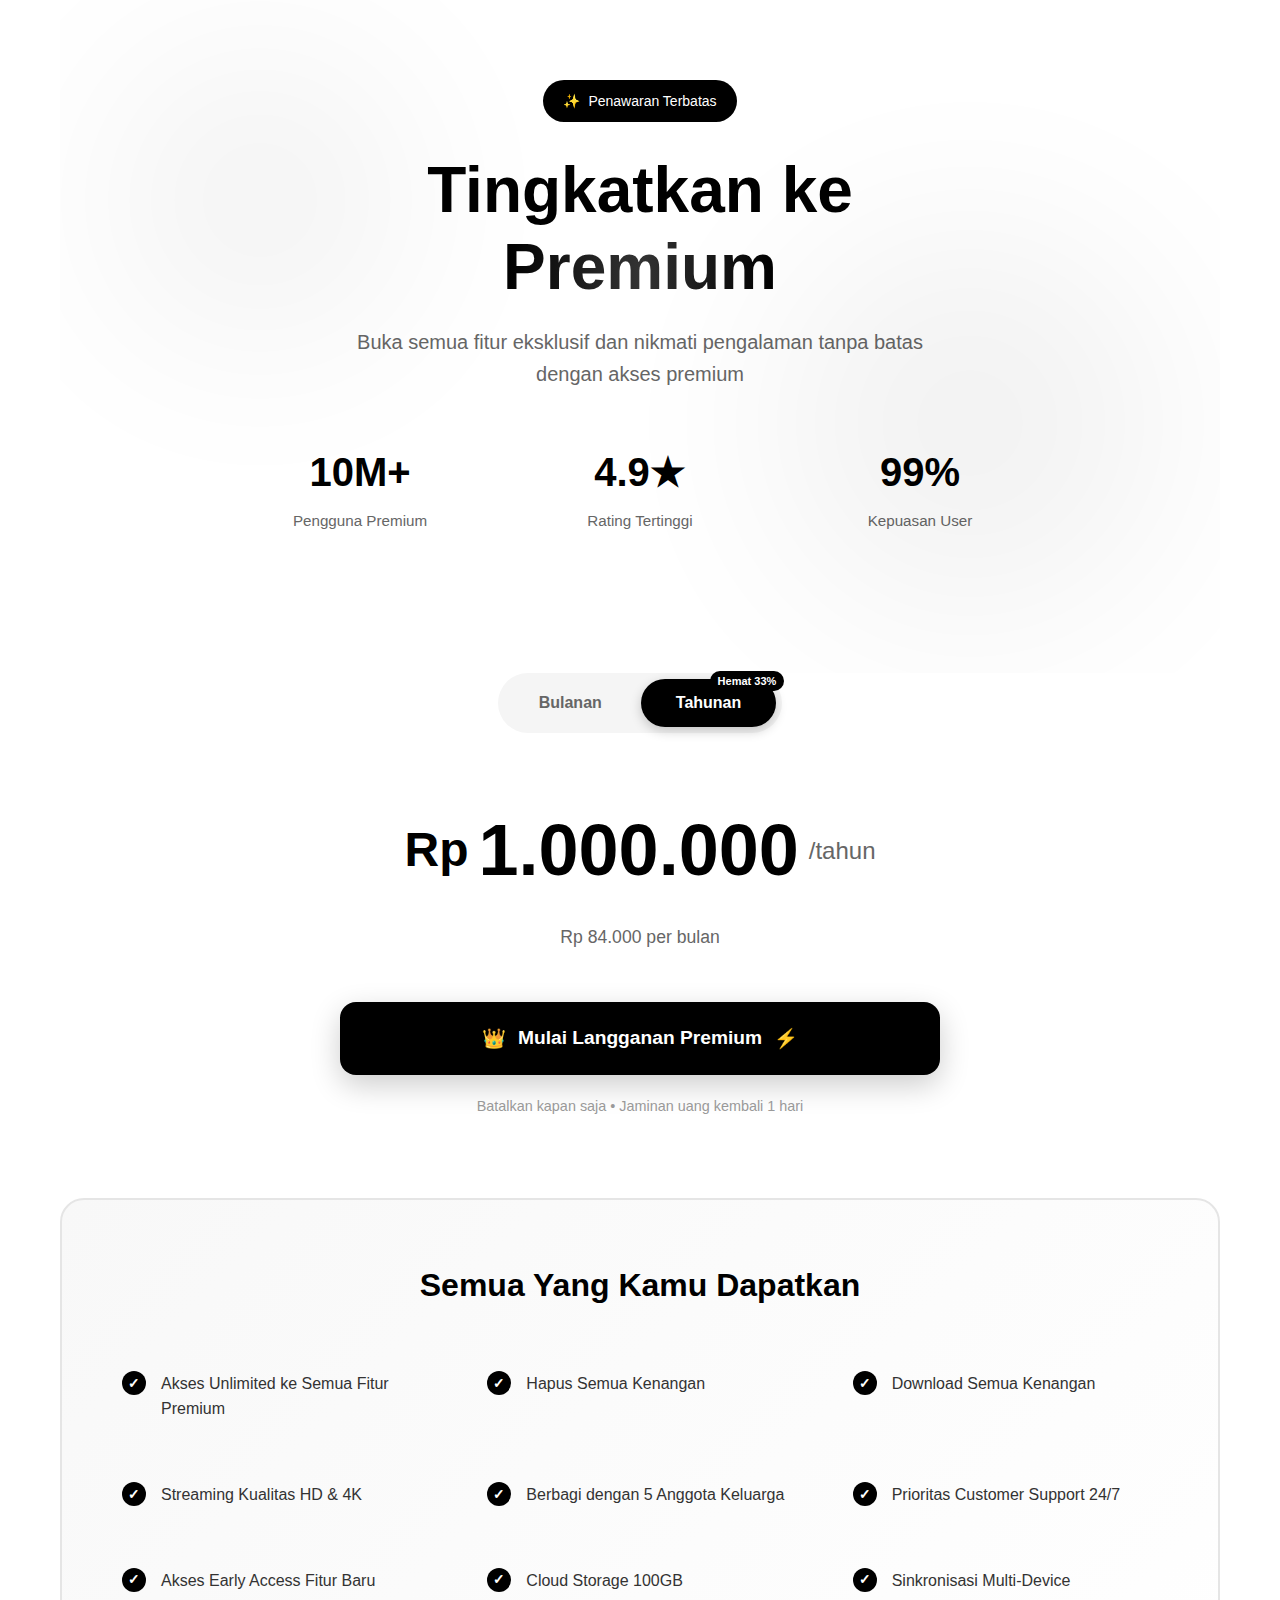
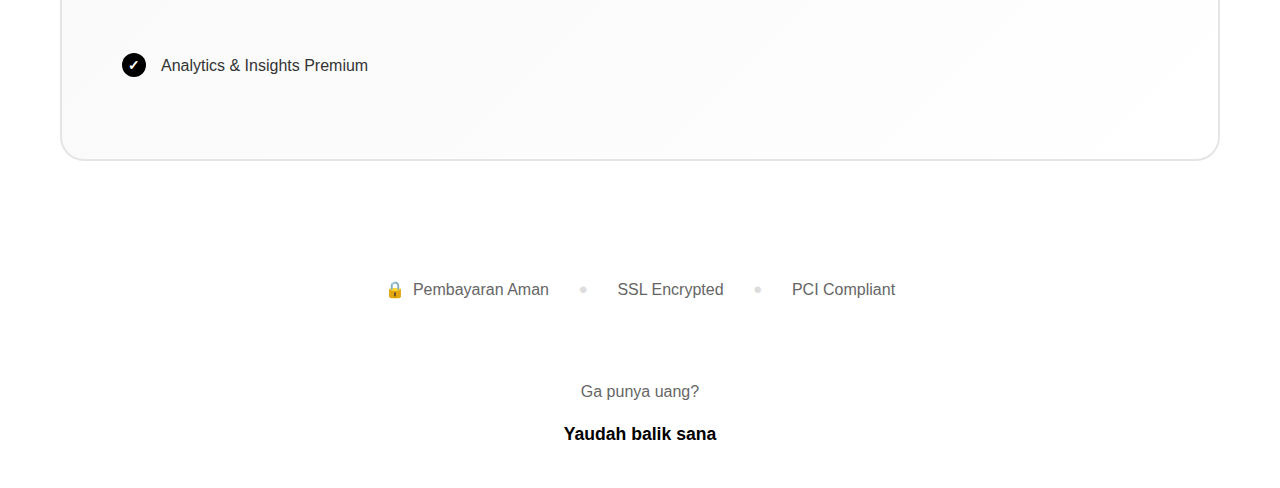
<file: Langganan.html>
<!DOCTYPE html>
<html lang="id">
<head>
    <meta charset="UTF-8">
    <meta name="viewport" content="width=device-width, initial-scale=1.0">
    <title>Upgrade ke Premium</title>
    <link rel="stylesheet" href="style/langganan.css">
</head>
<body>
    <div class="container">
        <!-- Header -->
        <header class="header">
            <div class="badge">
                <span>✨</span>
                <span>Penawaran Terbatas</span>
            </div>
            
            <h1>
                Tingkatkan ke<br>
                <span class="gradient-text">Premium</span>
            </h1>
            
            <p class="subtitle">
                Buka semua fitur eksklusif dan nikmati pengalaman tanpa batas dengan akses premium
            </p>

            <!-- Stats -->
            <div class="stats">
                <div class="stat-item">
                    <div class="stat-number">10M+</div>
                    <div class="stat-label">Pengguna Premium</div>
                </div>
                <div class="stat-item">
                    <div class="stat-number">4.9★</div>
                    <div class="stat-label">Rating Tertinggi</div>
                </div>
                <div class="stat-item">
                    <div class="stat-number">99%</div>
                    <div class="stat-label">Kepuasan User</div>
                </div>
            </div>
        </header>

        <!-- Pricing Toggle -->
        <div class="pricing-toggle">
            <div class="toggle-wrapper">
                <button class="toggle-btn" data-plan="monthly">Bulanan</button>
                <button class="toggle-btn active" data-plan="yearly">
                    Tahunan
                    <span class="savings-badge">Hemat 33%</span>
                </button>
            </div>
        </div>

        <!-- Price Display -->
        <div class="price-display">
            <div class="price">
                <span class="currency">Rp</span>
                <span class="amount" id="price-amount">1.000.000</span>
                <span class="period" id="price-period">/tahun</span>
            </div>
            <p class="price-note" id="price-note">Rp 84.000 per bulan</p>
        </div>

        <!-- CTA Button -->
        <div class="cta-section">
            <button class="cta-button">
                <span>👑</span>
                Mulai Langganan Premium
                <span>⚡</span>
            </button>
            <p class="guarantee">Batalkan kapan saja • Jaminan uang kembali 1 hari</p>
        </div>

        <div class="features">
            <h2>Semua Yang Kamu Dapatkan</h2>
            <div class="features-grid">
                <div class="feature-item">
                    <div class="checkmark"></div>
                    <span class="feature-text">Akses Unlimited ke Semua Fitur Premium</span>
                </div>
                <div class="feature-item">
                    <div class="checkmark"></div>
                    <span class="feature-text">Hapus Semua Kenangan</span>
                </div>
                <div class="feature-item">
                    <div class="checkmark"></div>
                    <span class="feature-text">Download Semua Kenangan</span>
                </div>
                <div class="feature-item">
                    <div class="checkmark"></div>
                    <span class="feature-text">Streaming Kualitas HD & 4K</span>
                </div>
                <div class="feature-item">
                    <div class="checkmark"></div>
                    <span class="feature-text">Berbagi dengan 5 Anggota Keluarga</span>
                </div>
                <div class="feature-item">
                    <div class="checkmark"></div>
                    <span class="feature-text">Prioritas Customer Support 24/7</span>
                </div>
                <div class="feature-item">
                    <div class="checkmark"></div>
                    <span class="feature-text">Akses Early Access Fitur Baru</span>
                </div>
                <div class="feature-item">
                    <div class="checkmark"></div>
                    <span class="feature-text">Cloud Storage 100GB</span>
                </div>
                <div class="feature-item">
                    <div class="checkmark"></div>
                    <span class="feature-text">Sinkronisasi Multi-Device</span>
                </div>
                <div class="feature-item">
                    <div class="checkmark"></div>
                    <span class="feature-text">Analytics & Insights Premium</span>
                </div>
            </div>
        </div>

        <div class="trust-section">
            <div class="trust-item">
                <span>🔒</span>
                <span>Pembayaran Aman</span>
            </div>
            <span class="divider">•</span>
            <div class="trust-item">SSL Encrypted</div>
            <span class="divider">•</span>
            <div class="trust-item">PCI Compliant</div>
        </div>

        <div class="faq-section">
            <p style="color: #666; margin-bottom: 15px;">Ga punya uang?</p>
            <a href="index.html" class="faq-link">Yaudah balik sana</a>
        </div>
    </div>

    <script src="script/langganan.js"></script>
</body>
</html>
</file>
<file: style/langganan.css>
* {
            margin: 0;
            padding: 0;
            box-sizing: border-box;
        }

        body {
            font-family: -apple-system, BlinkMacSystemFont, 'Segoe UI', Roboto, Oxygen, Ubuntu, Cantarell, sans-serif;
            background: white;
            color: black;
            line-height: 1.6;
        }

        .container {
            max-width: 1200px;
            margin: 0 auto;
            padding: 0 20px;
        }

        /* Header Section */
        .header {
            text-align: center;
            padding: 80px 20px 60px;
            position: relative;
            overflow: hidden;
        }

        .header::before {
            content: '';
            position: absolute;
            top: 50px;
            left: 50px;
            width: 300px;
            height: 300px;
            background: black;
            border-radius: 50%;
            filter: blur(100px);
            opacity: 0.05;
        }

        .header::after {
            content: '';
            position: absolute;
            bottom: 50px;
            right: 50px;
            width: 400px;
            height: 400px;
            background: black;
            border-radius: 50%;
            filter: blur(100px);
            opacity: 0.05;
        }

        .badge {
            display: inline-flex;
            align-items: center;
            gap: 8px;
            background: black;
            color: white;
            padding: 10px 20px;
            border-radius: 50px;
            font-size: 14px;
            font-weight: 500;
            margin-bottom: 30px;
        }

        h1 {
            font-size: clamp(2.5rem, 6vw, 4rem);
            font-weight: 800;
            margin-bottom: 20px;
            line-height: 1.2;
        }

        .gradient-text {
            background: linear-gradient(90deg, black 0%, #333 50%, black 100%);
            -webkit-background-clip: text;
            -webkit-text-fill-color: transparent;
            background-clip: text;
        }

        .subtitle {
            font-size: 1.25rem;
            color: #666;
            max-width: 600px;
            margin: 0 auto 50px;
        }

        /* Stats */
        .stats {
            display: grid;
            grid-template-columns: repeat(auto-fit, minmax(150px, 1fr));
            gap: 40px;
            max-width: 800px;
            margin: 0 auto 80px;
        }

        .stat-item {
            text-align: center;
        }

        .stat-number {
            font-size: 2.5rem;
            font-weight: 800;
            margin-bottom: 5px;
        }

        .stat-label {
            color: #666;
            font-size: 0.95rem;
        }

        /* Pricing Toggle */
        .pricing-toggle {
            display: flex;
            justify-content: center;
            margin-bottom: 60px;
        }

        .toggle-wrapper {
            background: #f5f5f5;
            padding: 6px;
            border-radius: 50px;
            display: inline-flex;
            gap: 4px;
        }

        .toggle-btn {
            padding: 15px 35px;
            border: none;
            border-radius: 50px;
            font-size: 16px;
            font-weight: 600;
            cursor: pointer;
            transition: all 0.3s ease;
            background: transparent;
            color: #666;
            position: relative;
        }

        .toggle-btn.active {
            background: black;
            color: white;
            box-shadow: 0 4px 12px rgba(0,0,0,0.2);
        }

        .savings-badge {
            position: absolute;
            top: -8px;
            right: -8px;
            background: black;
            color: white;
            font-size: 11px;
            padding: 4px 8px;
            border-radius: 50px;
            font-weight: 600;
        }

        /* Price Display */
        .price-display {
            text-align: center;
            margin-bottom: 50px;
        }

        .price {
            display: flex;
            align-items: center;
            justify-content: center;
            gap: 10px;
            margin-bottom: 15px;
        }

        .currency {
            font-size: 3rem;
            font-weight: 800;
        }

        .amount {
            font-size: 4.5rem;
            font-weight: 800;
        }

        .period {
            font-size: 1.5rem;
            color: #666;
        }

        .price-note {
            color: #666;
            font-size: 1.1rem;
        }

        /* CTA Button */
        .cta-section {
            max-width: 600px;
            margin: 0 auto 80px;
        }

        .cta-button {
            width: 100%;
            background: black;
            color: white;
            border: none;
            padding: 25px;
            border-radius: 16px;
            font-size: 1.2rem;
            font-weight: 700;
            cursor: pointer;
            transition: all 0.3s ease;
            display: flex;
            align-items: center;
            justify-content: center;
            gap: 12px;
            box-shadow: 0 10px 30px rgba(0,0,0,0.2);
        }

        .cta-button:hover {
            background: #222;
            transform: translateY(-2px);
            box-shadow: 0 15px 40px rgba(0,0,0,0.3);
        }

        .guarantee {
            text-align: center;
            color: #999;
            font-size: 0.9rem;
            margin-top: 20px;
        }

        /* Features Section */
        .features {
            background: linear-gradient(135deg, #f8f8f8 0%, white 100%);
            border: 2px solid #e5e5e5;
            border-radius: 24px;
            padding: 60px 40px;
            margin-bottom: 80px;
        }

        .features h2 {
            text-align: center;
            font-size: 2rem;
            margin-bottom: 40px;
            font-weight: 800;
        }

        .features-grid {
            display: grid;
            grid-template-columns: repeat(auto-fit, minmax(280px, 1fr));
            gap: 20px;
        }

        .feature-item {
            display: flex;
            align-items: flex-start;
            gap: 15px;
            padding: 20px;
            border-radius: 12px;
            transition: all 0.3s ease;
        }

        .feature-item:hover {
            background: white;
            transform: translateX(5px);
        }

        .checkmark {
            width: 24px;
            height: 24px;
            background: black;
            border-radius: 50%;
            display: flex;
            align-items: center;
            justify-content: center;
            flex-shrink: 0;
            transition: transform 0.3s ease;
        }

        .feature-item:hover .checkmark {
            transform: scale(1.1);
        }

        .checkmark::after {
            content: '✓';
            color: white;
            font-size: 14px;
            font-weight: bold;
        }

        .feature-text {
            font-weight: 500;
            color: #333;
        }

        /* Trust Section */
        .trust-section {
            display: flex;
            align-items: center;
            justify-content: center;
            gap: 30px;
            flex-wrap: wrap;
            margin-top: 60px;
            padding: 30px;
            color: #666;
        }

        .trust-item {
            display: flex;
            align-items: center;
            gap: 8px;
            font-weight: 500;
        }

        .divider {
            color: #ddd;
            font-size: 1.5rem;
        }

        /* FAQ */
        .faq-section {
            text-align: center;
            padding: 40px 0;
        }

        .faq-link {
            color: black;
            font-weight: 600;
            text-decoration: none;
            font-size: 1.1rem;
            display: inline-block;
            transition: all 0.3s ease;
        }

        .faq-link:hover {
            text-decoration: underline;
        }

        /* Icons */
        .icon {
            width: 20px;
            height: 20px;
        }

        @media (max-width: 768px) {
            .header {
                padding: 60px 20px 40px;
            }

            h1 {
                font-size: 2.5rem;
            }

            .stats {
                gap: 30px;
            }

            .toggle-btn {
                padding: 12px 25px;
                font-size: 14px;
            }

            .amount {
                font-size: 3rem;
            }

            .features {
                padding: 40px 20px;
            }

            .features-grid {
                grid-template-columns: 1fr;
            }
        }
</file>
